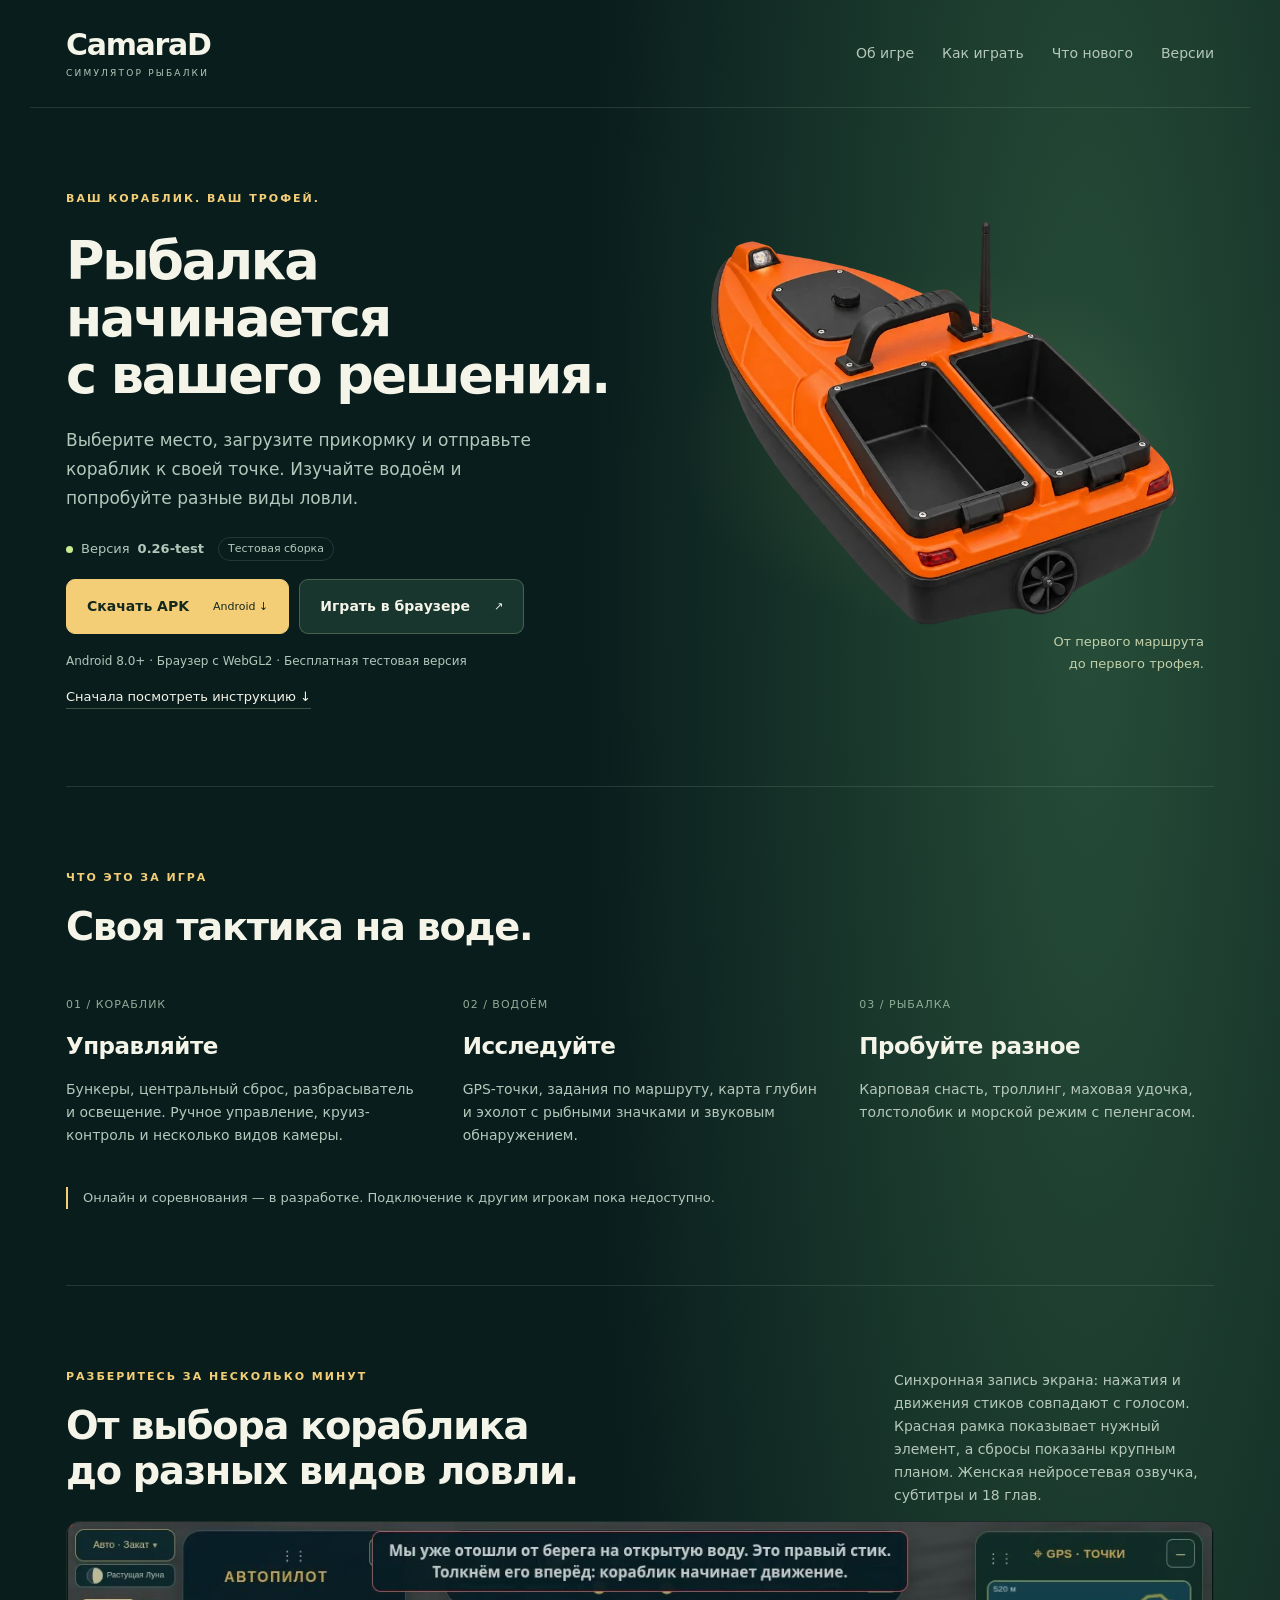
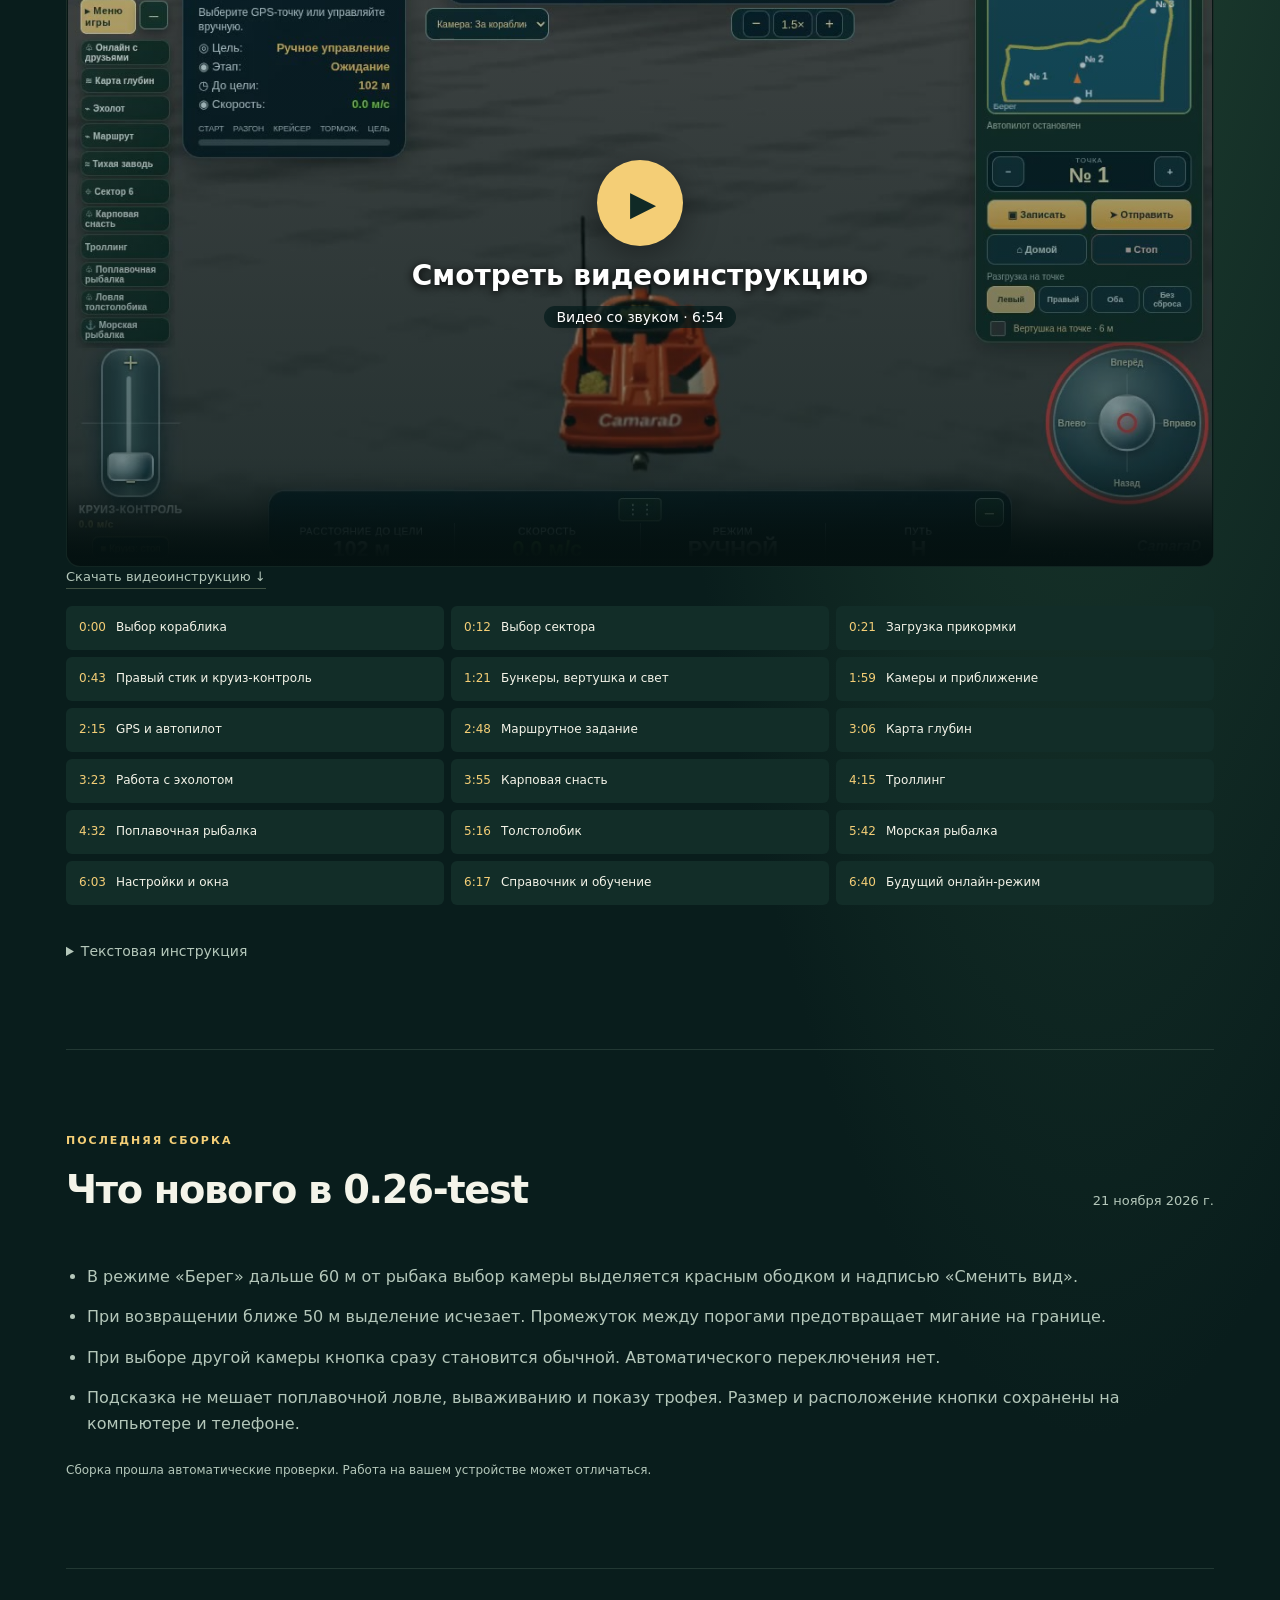
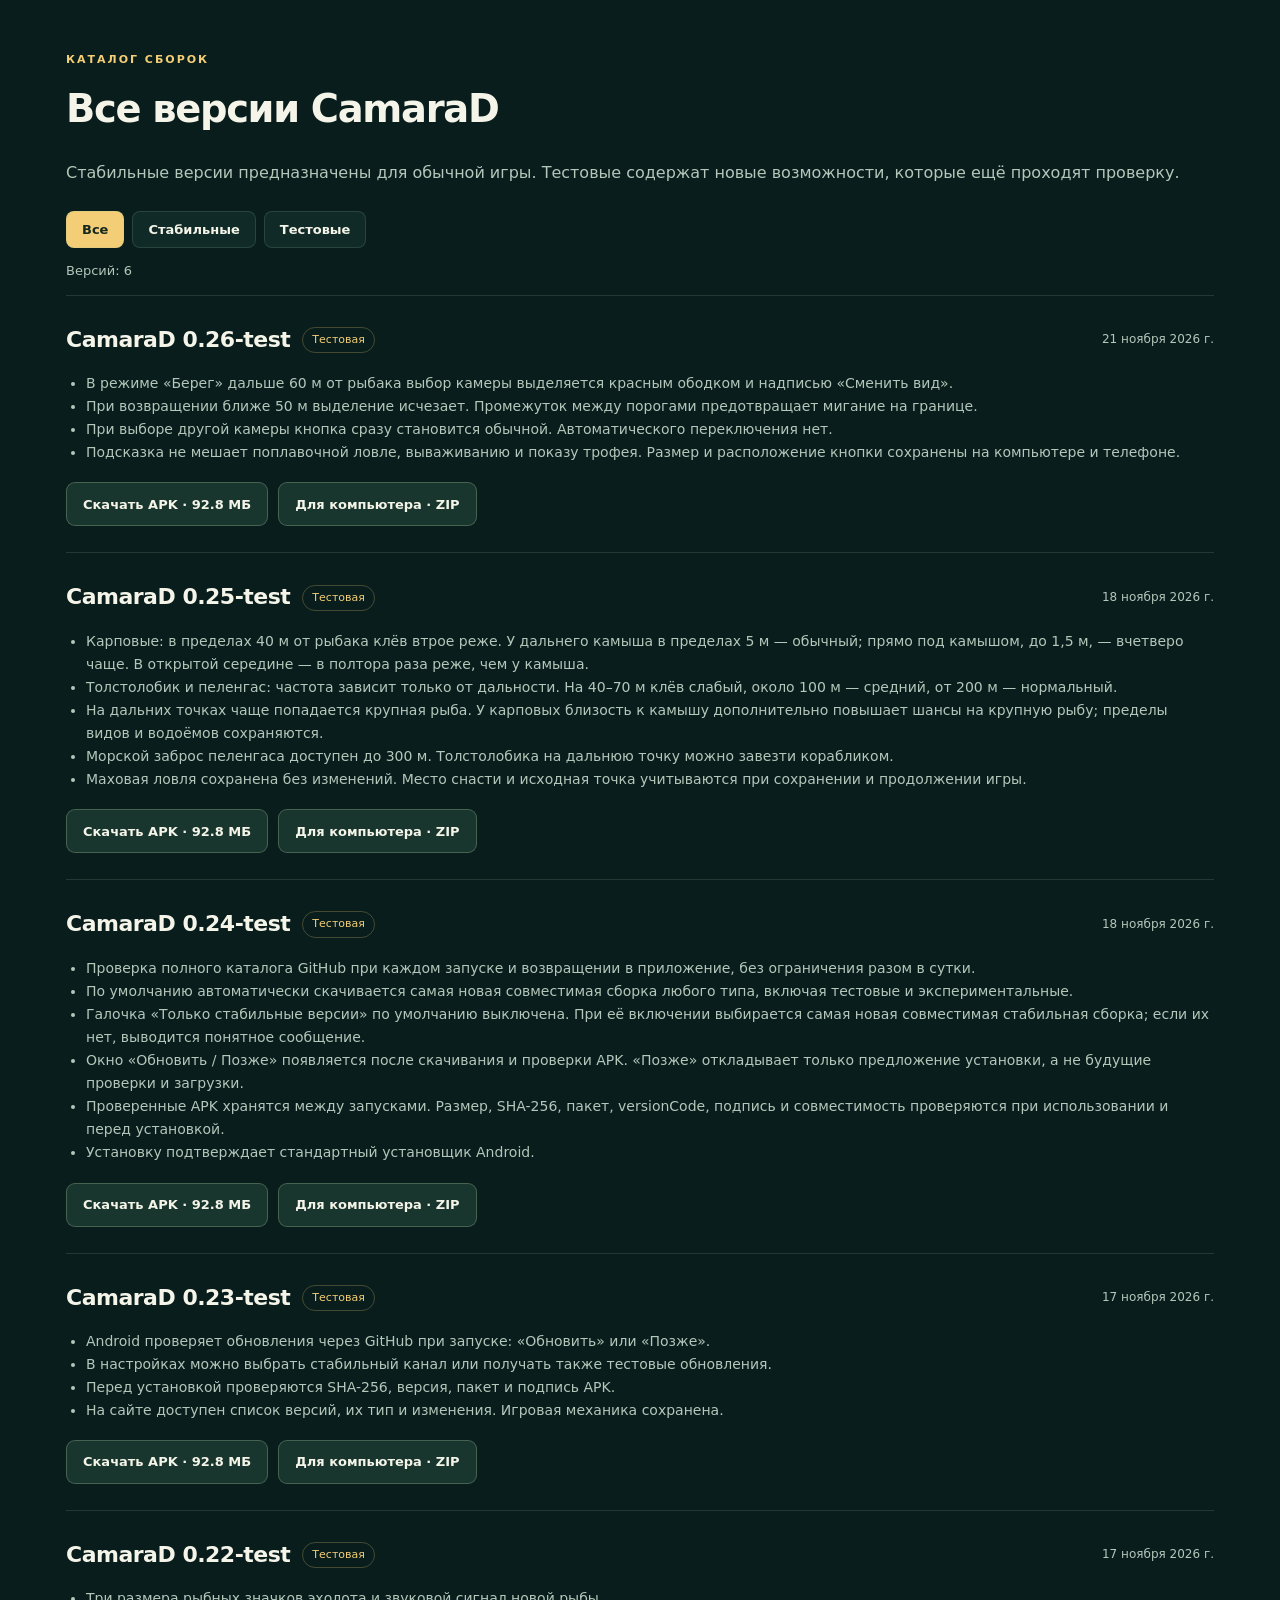
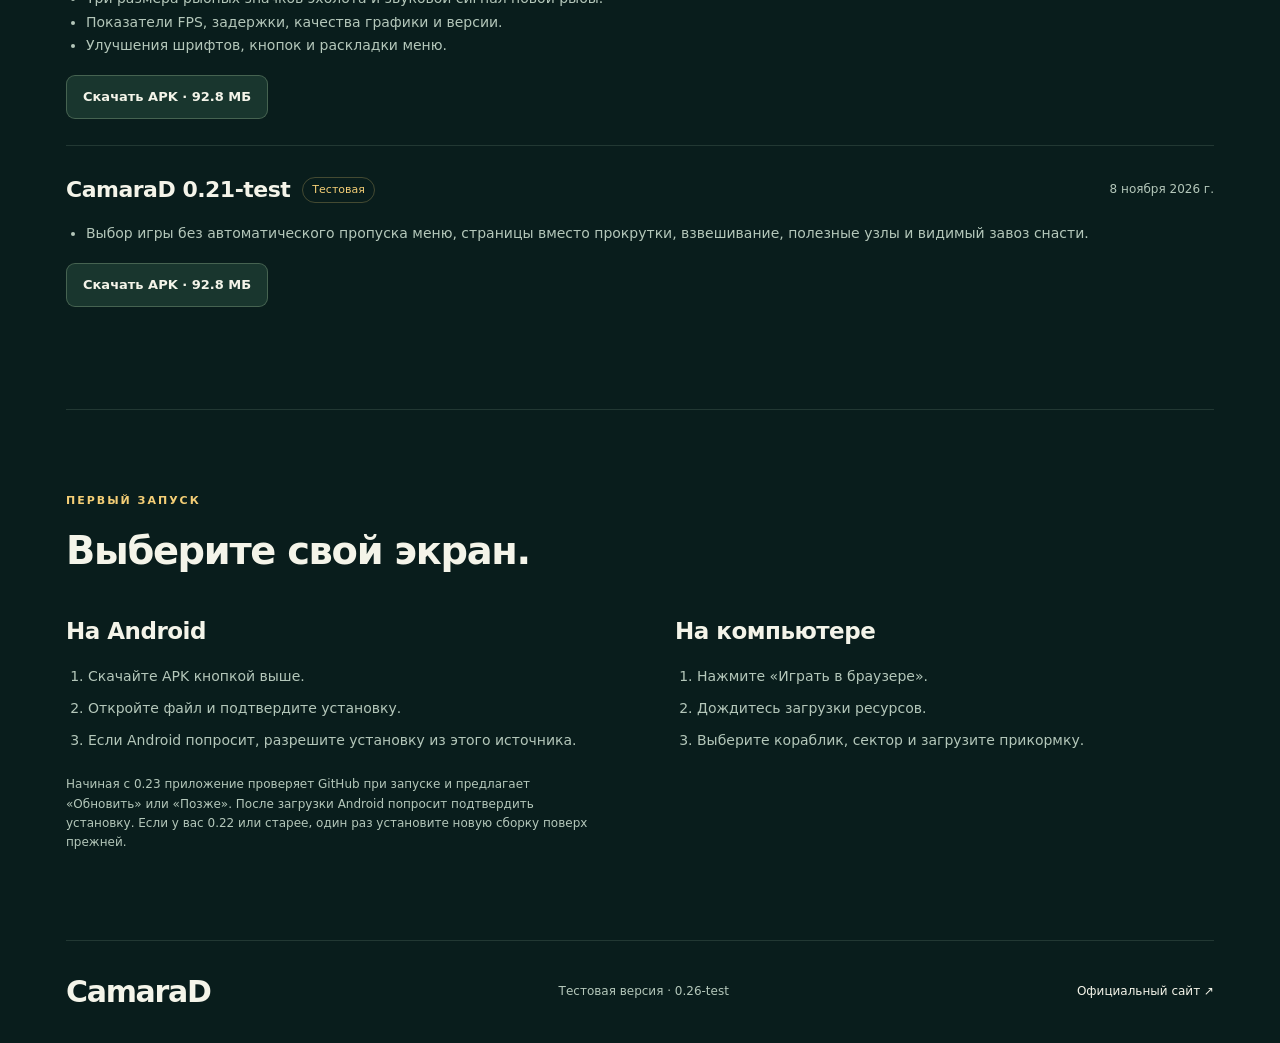
<file: site/index.html>
<!doctype html><html lang="ru"><head><meta charset="utf-8"><meta name="viewport" content="width=device-width,initial-scale=1"><meta name="theme-color" content="#102a26"><meta name="description" content="CamaraD — симулятор прикормочного кораблика и рыбалки. Скачать APK для Android, играть в браузере и посмотреть видеоинструкцию."><meta property="og:title" content="CamaraD — ваш кораблик. Ваш трофей."><meta property="og:description" content="Управляйте корабликом, исследуйте глубины и рыбачьте. Android и браузерная версия."><meta property="og:image" content="https://nicolenkoe.github.io/CamaraD-downloads/boat.png"><meta property="og:type" content="website"><meta property="og:url" content="https://nicolenkoe.github.io/CamaraD-downloads/"><meta name="twitter:card" content="summary_large_image"><title>CamaraD — кораблик, водоём, рыбалка</title><link rel="stylesheet" href="./style.css?v=release26"><script src="./app.js?v=release26" defer></script><script src="./versions.js?v=release26" defer></script></head><body><a class="skip" href="#main">К содержимому</a><header><a class="brand" href="./">CamaraD<small>СИМУЛЯТОР РЫБАЛКИ</small></a><nav aria-label="Навигация"><a href="#about">Об игре</a><a href="#guide">Как играть</a><a href="#updates">Что нового</a><a href="#versions">Версии</a></nav></header><main id="main"><section class="hero"><div class="intro"><span class="eyebrow">ВАШ КОРАБЛИК. ВАШ ТРОФЕЙ.</span><h1>Рыбалка начинается<br>с вашего решения.</h1><p class="lead">Выберите место, загрузите прикормку и отправьте кораблик к своей точке. Изучайте водоём и попробуйте разные виды ловли.</p><p class="version"><span class="dot"></span>Версия <strong data-version>0.26-test</strong><span class="tag" id="currentChannel">Тестовая сборка</span></p><div class="actions"><a id="download" class="button primary" href="https://raw.githubusercontent.com/nicolenkoe/CamaraD-downloads/main/site/downloads/CamaraD-0.26-test.apk" download>Скачать APK <span>Android ↓</span></a><a id="play" class="button" href="./play/">Играть в браузере <span>↗</span></a></div><p class="hint">Android 8.0+ · Браузер с WebGL2 · Бесплатная тестовая версия</p><a class="textLink" href="#guide">Сначала посмотреть инструкцию ↓</a></div><div class="visual"><div class="halo"></div><img src="./boat.webp" alt="Оранжевый двухбункерный прикормочный кораблик CamaraD" width="640" height="480"><p>От первого маршрута<br>до первого трофея.</p></div></section><section id="about"><span class="eyebrow">ЧТО ЭТО ЗА ИГРА</span><h2>Своя тактика на воде.</h2><div class="features"><article><span>01 / КОРАБЛИК</span><h3>Управляйте</h3><p>Бункеры, центральный сброс, разбрасыватель и освещение. Ручное управление, круиз-контроль и несколько видов камеры.</p></article><article><span>02 / ВОДОЁМ</span><h3>Исследуйте</h3><p>GPS-точки, задания по маршруту, карта глубин и эхолот с рыбными значками и звуковым обнаружением.</p></article><article><span>03 / РЫБАЛКА</span><h3>Пробуйте разное</h3><p>Карповая снасть, троллинг, маховая удочка, толстолобик и морской режим с пеленгасом.</p></article></div><p class="notice">Онлайн и соревнования — в разработке. Подключение к другим игрокам пока недоступно.</p></section><section id="guide"><div class="sectionHead"><div><span class="eyebrow">РАЗБЕРИТЕСЬ ЗА НЕСКОЛЬКО МИНУТ</span><h2>От выбора кораблика<br>до разных видов ловли.</h2></div><p>Синхронная запись экрана: нажатия и движения стиков совпадают с голосом. Красная рамка показывает нужный элемент, а сбросы показаны крупным планом. Женская нейросетевая озвучка, субтитры и 18 глав.</p></div><div class="videoPlayer" id="videoPlayer"><video id="tutorial" controls preload="metadata" playsinline poster="./media/poster-v4.jpg"><source src="./media/tutorial-v4.mp4" type="video/mp4"><source src="./media/tutorial-v4.webm" type="video/webm"><track kind="subtitles" src="./media/tutorial-v4.vtt" srclang="ru" label="Русский">Ваш браузер не поддерживает видео. <a href="./media/tutorial-v4.mp4">Скачать инструкцию</a>.</video><button class="videoPlayOverlay" id="videoPlayOverlay" type="button" aria-label="Смотреть видеоинструкцию со звуком"><span class="videoPlayIcon" aria-hidden="true">▶</span><strong>Смотреть видеоинструкцию</strong><span class="videoPlayMeta">Видео со звуком · <span data-video-duration>6:54</span></span></button></div><p class="hint"><a class="textLink" href="./media/tutorial-v4.mp4" download>Скачать видеоинструкцию ↓</a></p><div id="chapters" class="chapters" aria-label="Главы видеоинструкции"></div><details class="transcript"><summary>Текстовая инструкция</summary><div id="transcript"></div></details></section><section id="updates"><div class="sectionHead"><div><span class="eyebrow">ПОСЛЕДНЯЯ СБОРКА</span><h2>Что нового в <span data-version>0.26-test</span></h2></div><time id="releaseDate" datetime="2026-11-17">17 ноября 2026</time></div><ul id="changes"><li>Эхолот: три размера рыбных значков и сигнал обнаружения новой рыбы.</li><li>Показатели FPS, задержки, качества графики и версии.</li><li>Первые улучшения оформления меню и кнопок.</li></ul><p class="hint">Сборка прошла автоматические проверки. Работа на вашем устройстве может отличаться.</p></section><section id="versions"><span class="eyebrow">КАТАЛОГ СБОРОК</span><h2>Все версии CamaraD</h2><p>Стабильные версии предназначены для обычной игры. Тестовые содержат новые возможности, которые ещё проходят проверку.</p><div class="releaseFilters" role="group" aria-label="Тип версии"><button type="button" data-release-filter="all" aria-pressed="true">Все</button><button type="button" data-release-filter="stable" aria-pressed="false">Стабильные</button><button type="button" data-release-filter="testing" aria-pressed="false">Тестовые</button></div><p id="versionsStatus" role="status">Загружаем список версий…</p><div id="versionList"></div><noscript>Для списка предыдущих версий включите JavaScript. Последнюю сборку можно скачать кнопкой выше.</noscript></section><section class="install"><span class="eyebrow">ПЕРВЫЙ ЗАПУСК</span><h2>Выберите свой экран.</h2><div class="installGrid"><article><h3>На Android</h3><ol><li>Скачайте APK кнопкой выше.</li><li>Откройте файл и подтвердите установку.</li><li>Если Android попросит, разрешите установку из этого источника.</li></ol><p class="hint">Начиная с 0.23 приложение проверяет GitHub при запуске и предлагает «Обновить» или «Позже». После загрузки Android попросит подтвердить установку. Если у вас 0.22 или старее, один раз установите новую сборку поверх прежней.</p></article><article><h3>На компьютере</h3><ol><li>Нажмите «Играть в браузере».</li><li>Дождитесь загрузки ресурсов.</li><li>Выберите кораблик, сектор и загрузите прикормку.</li></ol></article></div></section></main><footer><a class="brand" href="./">CamaraD</a><p>Тестовая версия · <span data-version>0.26-test</span></p><a id="official" href="https://camarad.ru/" rel="noopener">Официальный сайт ↗</a></footer></body></html>
</file>
<file: site/style.css>
:root{color-scheme:dark;--bg:#091d1c;--surface:#102b27;--ink:#f4f4e9;--muted:#b4c7ba;--gold:#f4ce76;--line:#9cb7a32c}*{box-sizing:border-box}html{scroll-behavior:smooth;scroll-padding-top:24px}body{margin:0;background:radial-gradient(ellipse at 85% 10%,#274d39 0,transparent 33%),var(--bg);color:var(--ink);font:16px/1.65 system-ui,-apple-system,"Segoe UI",sans-serif}a{color:inherit;text-decoration:none}a:focus-visible,button:focus-visible,summary:focus-visible{outline:3px solid var(--gold);outline-offset:5px}header,main,footer{max-width:1220px;margin:auto;padding-inline:36px}header{min-height:108px;display:flex;align-items:center;justify-content:space-between;border-bottom:1px solid var(--line)}.brand{font-size:30px;font-weight:800;letter-spacing:-1.3px;line-height:1}.brand small{display:block;font-size:9px;font-weight:500;letter-spacing:2.2px;margin-top:9px;color:var(--muted)}nav{display:flex;gap:28px;font-size:14px;color:var(--muted)}nav a:hover,.textLink:hover{color:var(--gold)}section{padding-block:76px;border-bottom:1px solid var(--line);scroll-margin-top:15px}.hero{display:grid;grid-template-columns:1.1fr 1fr;gap:20px;align-items:center;min-height:620px}.eyebrow{font-size:11px;font-weight:750;letter-spacing:2px;color:var(--gold)}h1,h2,h3,p{margin-top:0}h1{font-size:clamp(36px,4.1vw,60px);line-height:1.08;letter-spacing:-2.3px;margin:23px 0}h2{font-size:clamp(28px,3vw,40px);line-height:1.16;letter-spacing:-1.3px;margin:16px 0 28px}h3{font-size:23px;letter-spacing:-.5px;margin:12px 0}p{color:var(--muted)}.lead{font-size:17px;max-width:490px;line-height:1.7}.version{display:flex;align-items:center;flex-wrap:wrap;gap:8px;font-size:13px;margin-top:24px}.dot{height:7px;width:7px;border-radius:50%;background:#c6ed90}.tag{font-size:11px;border:1px solid var(--line);border-radius:20px;padding:2px 9px;margin-left:6px}.actions{display:flex;gap:10px;flex-wrap:wrap;margin-block:18px}.button{display:inline-flex;align-items:center;justify-content:space-between;gap:24px;min-height:55px;padding:14px 20px;background:#19362e;border:1px solid #819d7d70;border-radius:9px;font-size:14px;font-weight:700}.button.primary{background:var(--gold);color:#14281e;border-color:var(--gold)}.button:hover{filter:brightness(1.08)}.button span{font-size:11px;font-weight:500}.hint{font-size:12px;line-height:1.6}.textLink{font-size:13px;border-bottom:1px solid #b8c49d50;padding-bottom:4px}.visual{position:relative;min-width:0;isolation:isolate}.visual img{display:block;width:115%;max-width:unset;height:auto;margin-left:-6%;position:relative;z-index:1}.halo{position:absolute;inset:10% 0;border-radius:50%;background:radial-gradient(ellipse,#9caa5b28,transparent 70%)}.visual p{font-size:13px;text-align:right;position:relative;margin:0 10px 0 0;color:#c2d0aa}.features{display:grid;grid-template-columns:repeat(3,1fr);gap:42px;margin-top:40px}.features article>span{font-size:11px;letter-spacing:1px;color:#90ac97}.features p{font-size:14px}.notice{font-size:13px;border-left:2px solid var(--gold);padding-left:15px;margin:26px 0 0}.sectionHead{display:flex;align-items:flex-end;justify-content:space-between;gap:40px}.sectionHead>p{font-size:14px;max-width:320px}.sectionHead time{font-size:13px;color:var(--muted);margin-bottom:29px;white-space:nowrap}video{display:block;width:100%;aspect-ratio:16/9;border-radius:14px;background:#071411;border:1px solid var(--line)}.chapters{display:grid;grid-template-columns:repeat(3,minmax(0,1fr));gap:7px;margin-top:18px}.chapters button{display:flex;gap:10px;text-align:left;align-items:center;background:#122d28;color:var(--ink);border:1px solid transparent;border-radius:6px;padding:10px 12px;min-height:44px;font:12px/1.4 system-ui;cursor:pointer}.chapters button span{font-variant-numeric:tabular-nums;color:var(--gold)}.chapters button:hover{border-color:var(--gold)}.transcript{margin-top:25px;color:var(--muted);font-size:14px}.transcript summary{cursor:pointer;padding:10px 0}.transcript article{padding-top:12px}.transcript h3{font-size:17px;color:var(--ink)}#changes{padding-left:21px;color:var(--muted)}#changes li{padding:7px 0}.installGrid{display:grid;grid-template-columns:1fr 1fr;gap:70px}.installGrid ol{color:var(--muted);padding-left:22px;font-size:14px}.installGrid li{padding-bottom:9px}footer{display:flex;align-items:center;justify-content:space-between;gap:20px;padding-block:36px}footer p,footer>a:last-child{font-size:12px;margin:0}.skip{position:fixed;top:-100px;left:20px;background:var(--gold);color:#102219;padding:12px;z-index:10}.skip:focus{top:12px}@media(max-width:800px){header,main,footer{padding-inline:22px}header{min-height:92px}nav{gap:14px;font-size:12px}.hero{grid-template-columns:1fr;gap:20px;padding-block:48px}.visual{max-width:500px;margin:auto;grid-row:2}.visual img{width:100%;margin:0}.visual p{display:none}h1{font-size:43px}.features{gap:22px}.sectionHead{display:block}.sectionHead>p{max-width:none}.chapters{grid-template-columns:1fr 1fr}.installGrid{gap:30px}section{padding-block:52px}}@media(max-width:480px){header{align-items:flex-start;gap:24px;flex-direction:column;padding-block:22px}.brand{font-size:29px}h1{font-size:38px;letter-spacing:-1.5px}.hero{padding-top:36px}.actions{flex-direction:column}.button{width:100%}.features,.installGrid{grid-template-columns:1fr;gap:20px}.chapters{grid-template-columns:1fr}.sectionHead{gap:0}footer{flex-wrap:wrap;gap:18px}video{border-radius:8px}.version{font-size:12px}.eyebrow{font-size:10px;letter-spacing:1.5px}}@media(prefers-reduced-motion:reduce){html{scroll-behavior:auto}}

/* The cover is explicitly a playable video, rather than a still screenshot. */
.videoPlayer{position:relative;isolation:isolate}.videoPlayOverlay{position:absolute;inset:0;width:100%;border:0;border-radius:14px;display:flex;flex-direction:column;align-items:center;justify-content:center;gap:12px;background:linear-gradient(#071d1c33,#071d1c99);color:#fff;cursor:pointer;font-family:inherit;text-shadow:0 2px 8px #000}.videoPlayIcon{display:grid;place-items:center;width:86px;height:86px;padding-left:6px;background:var(--gold);color:#102a26;border-radius:50%;font-size:34px;box-shadow:0 8px 35px #0006;text-shadow:none}.videoPlayOverlay strong{font-size:clamp(17px,2.4vw,28px);line-height:1.3}.videoPlayMeta{font-size:14px;background:#061c1cba;padding:3px 12px;border-radius:20px}.videoPlayOverlay:hover .videoPlayIcon{background:#ffe1a0}.videoPlayOverlay[hidden]{display:none}.videoPlayOverlay:focus-visible{outline:3px solid var(--gold);outline-offset:5px}@media(max-width:480px){.videoPlayOverlay{border-radius:8px;gap:7px}.videoPlayIcon{width:56px;height:56px;font-size:24px}.videoPlayMeta{font-size:11px}}

.releaseFilters{display:flex;gap:8px;flex-wrap:wrap;margin:25px 0 12px}.releaseFilters button{font:600 13px system-ui;border:1px solid var(--line);background:var(--surface);color:var(--ink);padding:10px 15px;border-radius:8px;cursor:pointer}.releaseFilters button[aria-pressed=true]{background:var(--gold);color:#14281e}.releaseCard{padding:26px 0;border-top:1px solid var(--line)}.releaseCard header{padding:0;min-height:0;border:0;gap:12px;flex-wrap:wrap}.releaseCard h3{font-size:22px;margin:0}.releaseBadge{font-size:11px;color:var(--gold);padding:3px 9px;border:1px solid #f4ce7640;border-radius:20px}.releaseBadge.stable{color:#c5f3c5;border-color:#c5f3c550}.releaseCard time{color:var(--muted);font-size:12px;margin-left:auto}.releaseCard ul{font-size:14px;color:var(--muted);padding-left:20px}.releaseCard .button{min-height:44px;font-size:13px;padding:10px 16px}.releaseCard .actions{margin-bottom:0}#versionsStatus{font-size:13px;color:var(--muted)}@media(max-width:480px){.releaseCard header{flex-direction:row;align-items:center}.releaseCard time{width:100%;margin-left:0}.releaseFilters{gap:6px}.releaseFilters button{padding:10px 11px}}
</file>
